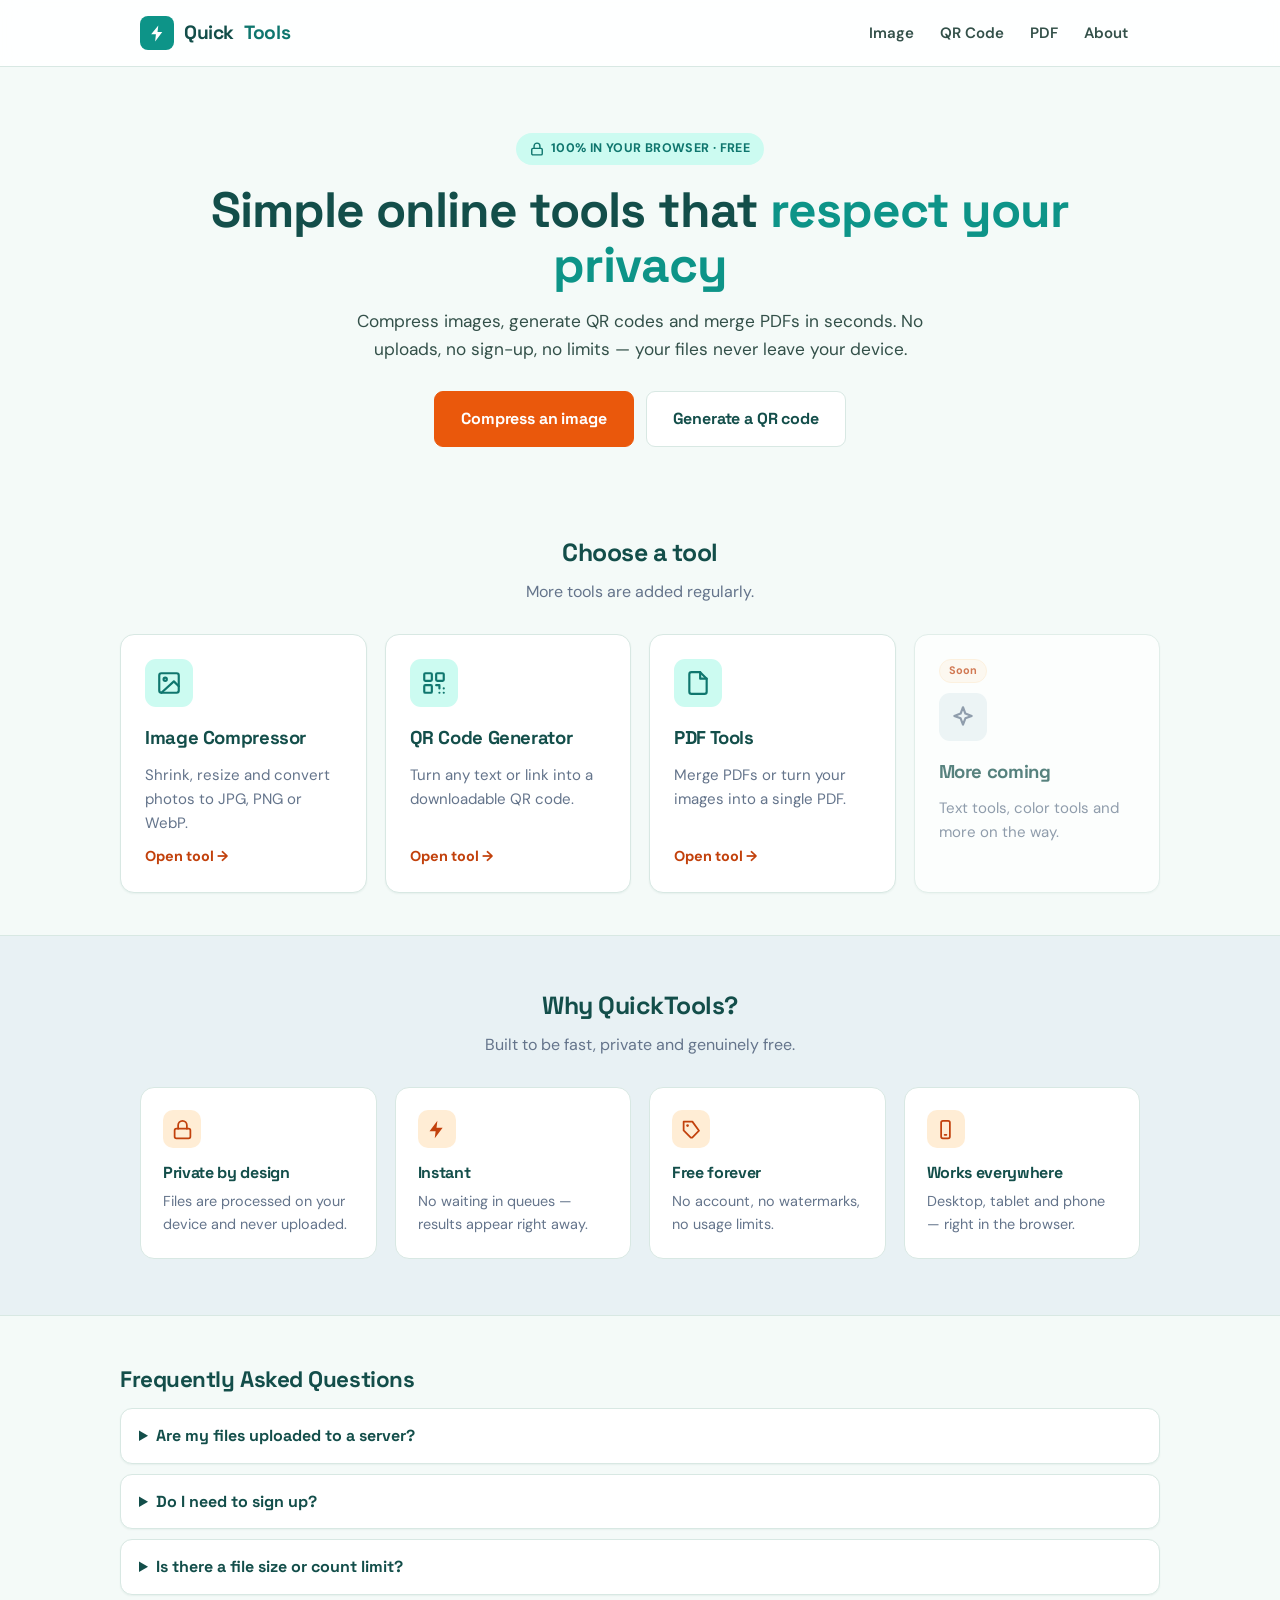
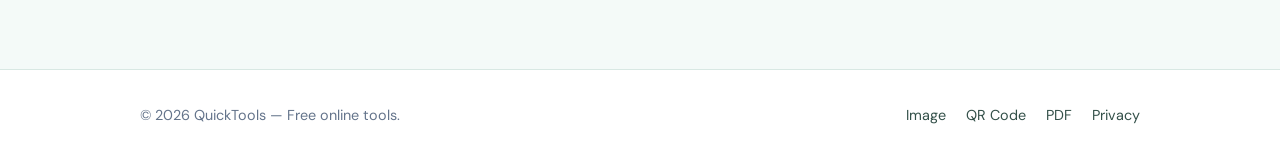
<file: index.html>
<!DOCTYPE html>
<html lang="en">
<head>
  <meta charset="UTF-8" />
  <meta name="viewport" content="width=device-width, initial-scale=1.0" />
  <title>QuickTools — Free Online Tools for Images, QR Codes & PDFs</title>
  <meta name="description" content="Free, fast and private online tools: compress and convert images, generate QR codes, merge PDFs. Everything runs in your browser — no uploads, no sign-up." />
  <meta name="keywords" content="online tools, free tools, image compressor, qr code generator, merge pdf, image converter, browser tools" />
  <link rel="canonical" href="https://guns0911.github.io/quicktools/" />
  <meta name="robots" content="index, follow" />
  <meta property="og:type" content="website" />
  <meta property="og:title" content="QuickTools — Free Online Tools" />
  <meta property="og:description" content="Compress images, generate QR codes and merge PDFs right in your browser. Private and free." />
  <meta property="og:locale" content="en_US" />

  <link rel="icon" href="data:image/svg+xml,<svg xmlns='http://www.w3.org/2000/svg' viewBox='0 0 24 24'><rect width='24' height='24' rx='6' fill='%230d9488'/><path d='M13 4 6 13h5l-1 7 8-11h-5l1-5z' fill='white'/></svg>" />
  <link rel="preconnect" href="https://fonts.googleapis.com" />
  <link rel="preconnect" href="https://fonts.gstatic.com" crossorigin />
  <link href="https://fonts.googleapis.com/css2?family=DM+Sans:wght@400;500;700&family=Space+Grotesk:wght@500;600;700&display=swap" rel="stylesheet" />
  <link rel="stylesheet" href="styles.css" />

  <!-- AdSense: after approval, uncomment and set your PUBLISHER-ID.
  <script async src="https://pagead2.googlesyndication.com/pagead/js/adsbygoogle.js?client=ca-pub-XXXXXXXXXXXXXXXX" crossorigin="anonymous"></script>
  -->
  <script type="application/ld+json">
  {
    "@context": "https://schema.org",
    "@type": "WebSite",
    "name": "QuickTools",
    "url": "https://guns0911.github.io/quicktools/",
    "description": "Free online tools for images, QR codes and PDFs."
  }
  </script>
</head>
<body>
  <header class="site-header">
    <div class="container header-inner">
      <a class="logo" href="./">
        <span class="mark"><svg viewBox="0 0 24 24" fill="currentColor"><path d="M13 2 4 13h6l-1 9 9-12h-6l1-8z"/></svg></span>
        Quick<span>Tools</span>
      </a>
      <nav class="nav">
        <a href="image.html">Image</a>
        <a href="qr.html">QR Code</a>
        <a href="pdf.html">PDF</a>
        <a href="about.html">About</a>
      </nav>
    </div>
  </header>

  <main>
    <section class="container hero">
      <span class="eyebrow">
        <svg viewBox="0 0 24 24" fill="none" stroke="currentColor" stroke-width="2.4" stroke-linecap="round" stroke-linejoin="round" style="width:14px;height:14px"><rect x="3" y="11" width="18" height="11" rx="2"/><path d="M7 11V7a5 5 0 0 1 10 0v4"/></svg>
        100% in your browser · free
      </span>
      <h1>Simple online tools that <span class="hl">respect your privacy</span></h1>
      <p class="subtitle">
        Compress images, generate QR codes and merge PDFs in seconds. No uploads,
        no sign-up, no limits — your files never leave your device.
      </p>
      <div class="cta-row">
        <a href="image.html" class="btn btn-accent btn-lg">Compress an image</a>
        <a href="qr.html" class="btn btn-lg">Generate a QR code</a>
      </div>
    </section>

    <section class="container section">
      <h2 class="section-title">Choose a tool</h2>
      <p class="section-sub">More tools are added regularly.</p>
      <div class="tool-grid">
        <a class="tool-card" href="image.html">
          <div class="ticon"><svg viewBox="0 0 24 24" fill="none" stroke="currentColor" stroke-width="2" stroke-linecap="round" stroke-linejoin="round"><rect x="3" y="3" width="18" height="18" rx="2"/><circle cx="8.5" cy="8.5" r="1.5"/><path d="m21 15-4.5-4.5L5 21"/></svg></div>
          <h3>Image Compressor</h3>
          <p>Shrink, resize and convert photos to JPG, PNG or WebP.</p>
          <span class="go">Open tool →</span>
        </a>
        <a class="tool-card" href="qr.html">
          <div class="ticon"><svg viewBox="0 0 24 24" fill="none" stroke="currentColor" stroke-width="2" stroke-linecap="round" stroke-linejoin="round"><rect x="3" y="3" width="7" height="7" rx="1"/><rect x="14" y="3" width="7" height="7" rx="1"/><rect x="3" y="14" width="7" height="7" rx="1"/><path d="M14 14h3v3M21 21h.01M17 21h.01M21 17h.01"/></svg></div>
          <h3>QR Code Generator</h3>
          <p>Turn any text or link into a downloadable QR code.</p>
          <span class="go">Open tool →</span>
        </a>
        <a class="tool-card" href="pdf.html">
          <div class="ticon"><svg viewBox="0 0 24 24" fill="none" stroke="currentColor" stroke-width="2" stroke-linecap="round" stroke-linejoin="round"><path d="M14 2H6a2 2 0 0 0-2 2v16a2 2 0 0 0 2 2h12a2 2 0 0 0 2-2V8z"/><path d="M14 2v6h6"/></svg></div>
          <h3>PDF Tools</h3>
          <p>Merge PDFs or turn your images into a single PDF.</p>
          <span class="go">Open tool →</span>
        </a>
        <div class="tool-card soon">
          <span class="badge-soon">Soon</span>
          <div class="ticon"><svg viewBox="0 0 24 24" fill="none" stroke="currentColor" stroke-width="2" stroke-linecap="round" stroke-linejoin="round"><path d="M12 3l2.2 5.8L20 11l-5.8 2.2L12 19l-2.2-5.8L4 11l5.8-2.2z"/></svg></div>
          <h3>More coming</h3>
          <p>Text tools, color tools and more on the way.</p>
        </div>
      </div>
    </section>

    <section class="section alt">
      <div class="container">
        <h2 class="section-title">Why QuickTools?</h2>
        <p class="section-sub">Built to be fast, private and genuinely free.</p>
        <div class="features">
          <div class="feature">
            <div class="fi"><svg viewBox="0 0 24 24" fill="none" stroke="currentColor" stroke-width="2" stroke-linecap="round" stroke-linejoin="round"><rect x="3" y="11" width="18" height="11" rx="2"/><path d="M7 11V7a5 5 0 0 1 10 0v4"/></svg></div>
            <h4>Private by design</h4>
            <p>Files are processed on your device and never uploaded.</p>
          </div>
          <div class="feature">
            <div class="fi"><svg viewBox="0 0 24 24" fill="currentColor"><path d="M13 2 4 14h7l-1 8 9-12h-7l1-8z"/></svg></div>
            <h4>Instant</h4>
            <p>No waiting in queues — results appear right away.</p>
          </div>
          <div class="feature">
            <div class="fi"><svg viewBox="0 0 24 24" fill="none" stroke="currentColor" stroke-width="2" stroke-linecap="round" stroke-linejoin="round"><path d="M20.6 13.4 13.4 20.6a2 2 0 0 1-2.8 0L3 13V3h10z"/><circle cx="7.5" cy="7.5" r="1.5" fill="currentColor" stroke="none"/></svg></div>
            <h4>Free forever</h4>
            <p>No account, no watermarks, no usage limits.</p>
          </div>
          <div class="feature">
            <div class="fi"><svg viewBox="0 0 24 24" fill="none" stroke="currentColor" stroke-width="2" stroke-linecap="round" stroke-linejoin="round"><rect x="7" y="2" width="10" height="20" rx="2"/><path d="M11 18h2"/></svg></div>
            <h4>Works everywhere</h4>
            <p>Desktop, tablet and phone — right in the browser.</p>
          </div>
        </div>
      </div>
    </section>

    <section class="container content">
      <h2>Frequently Asked Questions</h2>
      <div class="faq">
        <details>
          <summary>Are my files uploaded to a server?</summary>
          <p>No. Every tool runs entirely in your browser, so your files stay on your device.</p>
        </details>
        <details>
          <summary>Do I need to sign up?</summary>
          <p>Never. All tools are free to use without any account.</p>
        </details>
        <details>
          <summary>Is there a file size or count limit?</summary>
          <p>No artificial limits — only what your device can handle.</p>
        </details>
      </div>
    </section>
  </main>

  <footer class="site-footer">
    <div class="container footer-inner">
      <span>© <span data-year></span> QuickTools — Free online tools.</span>
      <span class="footer-links">
        <a href="image.html">Image</a>
        <a href="qr.html">QR Code</a>
        <a href="pdf.html">PDF</a>
        <a href="privacy.html">Privacy</a>
      </span>
    </div>
  </footer>

  <script src="common.js"></script>
</body>
</html>
</file>
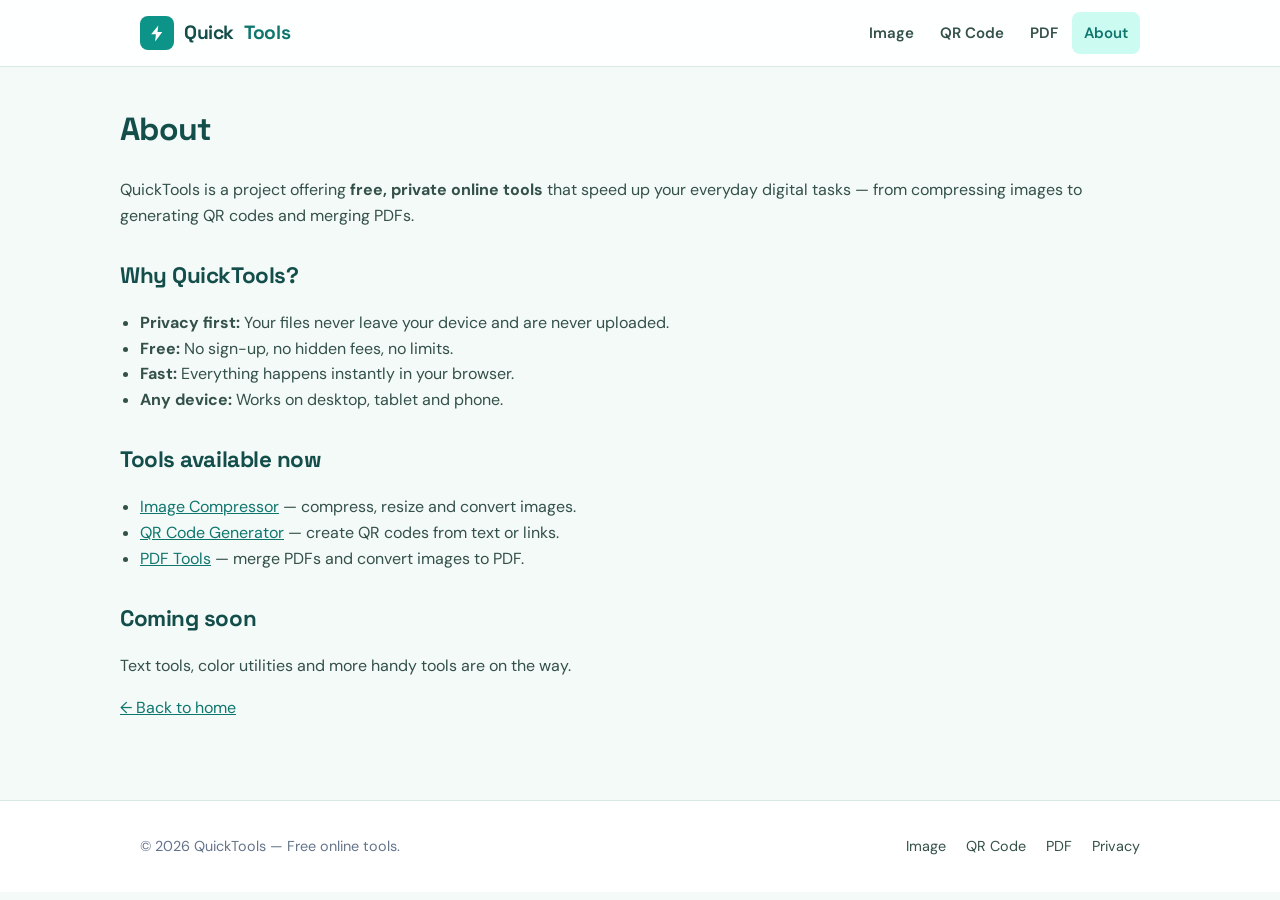
<file: about.html>
<!DOCTYPE html>
<html lang="en">
<head>
  <meta charset="UTF-8" />
  <meta name="viewport" content="width=device-width, initial-scale=1.0" />
  <title>About | QuickTools</title>
  <meta name="description" content="QuickTools offers free, private online tools — image compression, QR codes and PDF utilities — that run entirely in your browser." />
  <link rel="canonical" href="https://guns0911.github.io/quicktools/about.html" />
  <link rel="icon" href="data:image/svg+xml,<svg xmlns='http://www.w3.org/2000/svg' viewBox='0 0 24 24'><rect width='24' height='24' rx='6' fill='%230d9488'/><path d='M13 4 6 13h5l-1 7 8-11h-5l1-5z' fill='white'/></svg>" />
  <link rel="preconnect" href="https://fonts.googleapis.com" />
  <link rel="preconnect" href="https://fonts.gstatic.com" crossorigin />
  <link href="https://fonts.googleapis.com/css2?family=DM+Sans:wght@400;500;700&family=Space+Grotesk:wght@500;600;700&display=swap" rel="stylesheet" />
  <link rel="stylesheet" href="styles.css" />
</head>
<body>
  <header class="site-header">
    <div class="container header-inner">
      <a class="logo" href="./">
        <span class="mark"><svg viewBox="0 0 24 24" fill="currentColor"><path d="M13 2 4 13h6l-1 9 9-12h-6l1-8z"/></svg></span>
        Quick<span>Tools</span>
      </a>
      <nav class="nav">
        <a href="image.html">Image</a>
        <a href="qr.html">QR Code</a>
        <a href="pdf.html">PDF</a>
        <a href="about.html">About</a>
      </nav>
    </div>
  </header>

  <main class="container content">
    <h1>About</h1>
    <p>
      QuickTools is a project offering <strong>free, private online tools</strong> that speed up
      your everyday digital tasks — from compressing images to generating QR codes and merging PDFs.
    </p>

    <h2>Why QuickTools?</h2>
    <ul>
      <li><strong>Privacy first:</strong> Your files never leave your device and are never uploaded.</li>
      <li><strong>Free:</strong> No sign-up, no hidden fees, no limits.</li>
      <li><strong>Fast:</strong> Everything happens instantly in your browser.</li>
      <li><strong>Any device:</strong> Works on desktop, tablet and phone.</li>
    </ul>

    <h2>Tools available now</h2>
    <ul>
      <li><a href="image.html">Image Compressor</a> — compress, resize and convert images.</li>
      <li><a href="qr.html">QR Code Generator</a> — create QR codes from text or links.</li>
      <li><a href="pdf.html">PDF Tools</a> — merge PDFs and convert images to PDF.</li>
    </ul>

    <h2>Coming soon</h2>
    <p>Text tools, color utilities and more handy tools are on the way.</p>

    <p><a href="./">← Back to home</a></p>
  </main>

  <footer class="site-footer">
    <div class="container footer-inner">
      <span>© <span data-year></span> QuickTools — Free online tools.</span>
      <span class="footer-links">
        <a href="image.html">Image</a>
        <a href="qr.html">QR Code</a>
        <a href="pdf.html">PDF</a>
        <a href="privacy.html">Privacy</a>
      </span>
    </div>
  </footer>
  <script src="common.js"></script>
</body>
</html>
</file>
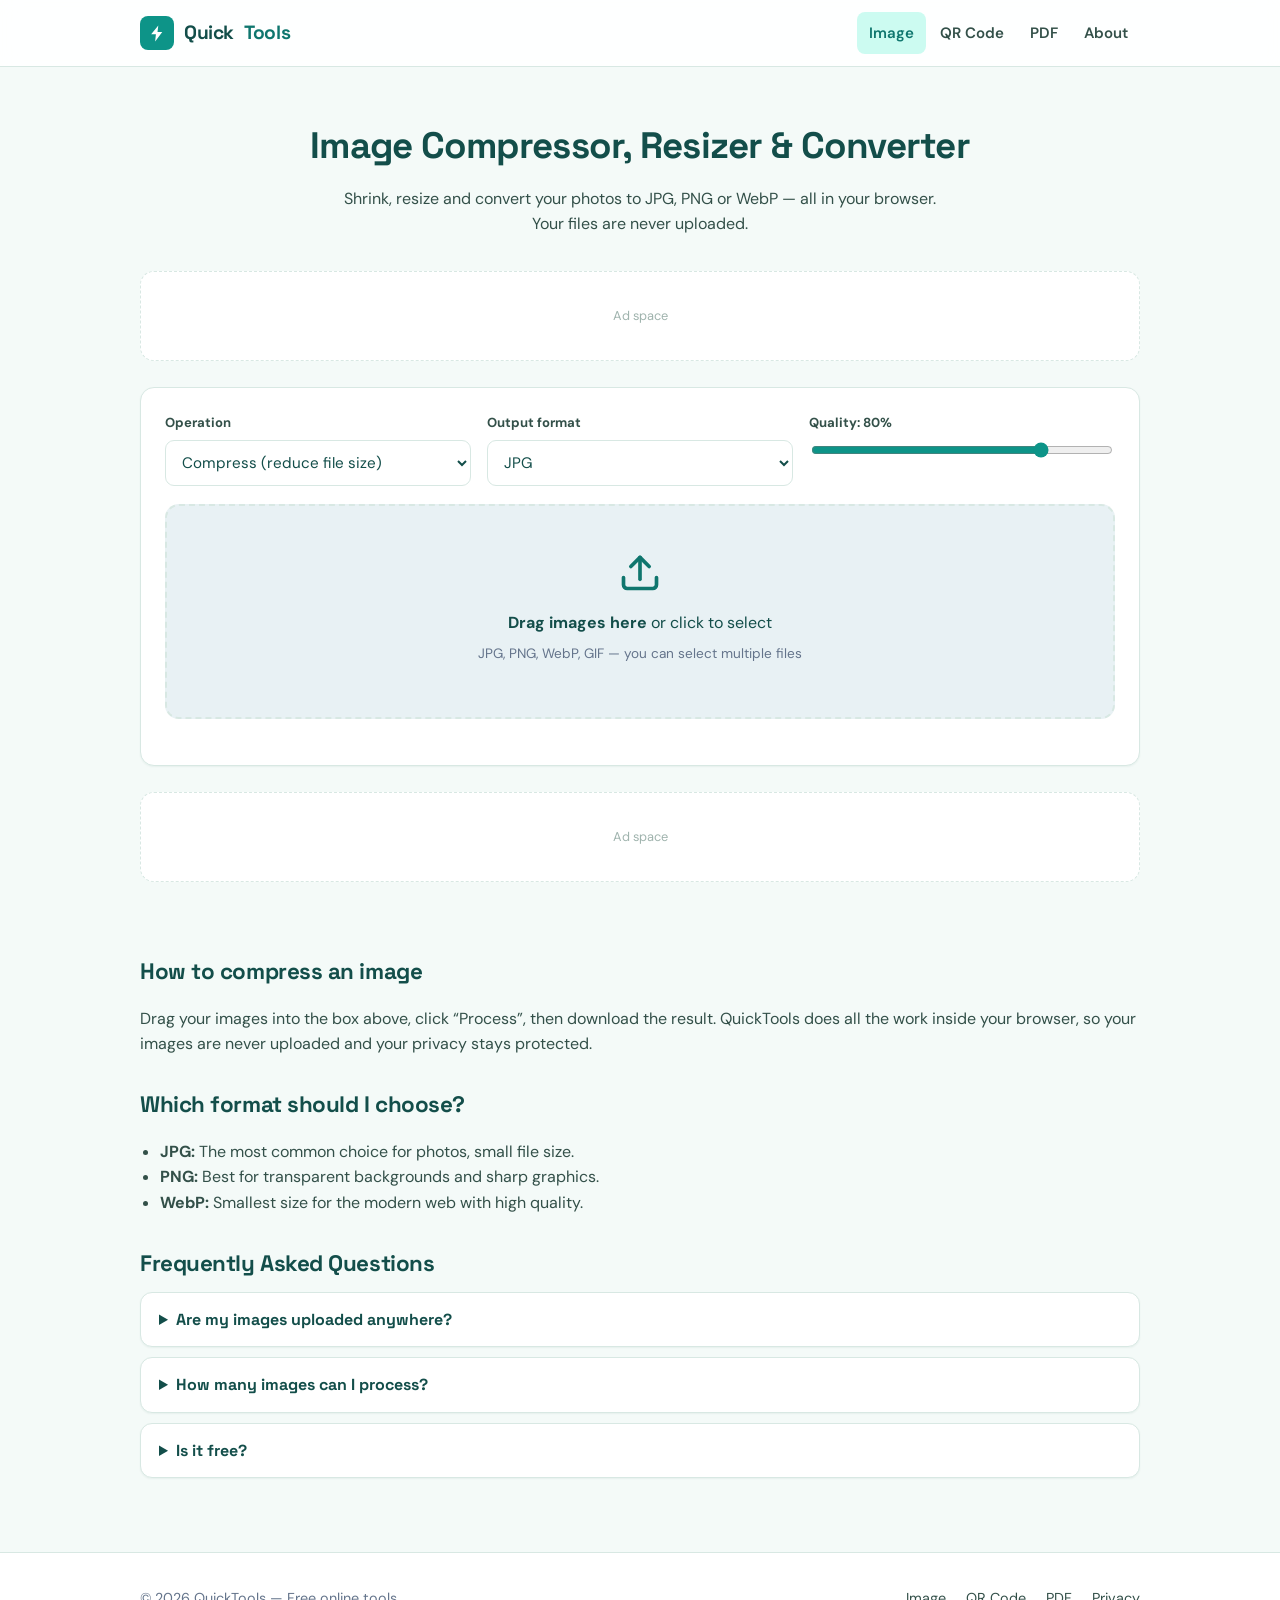
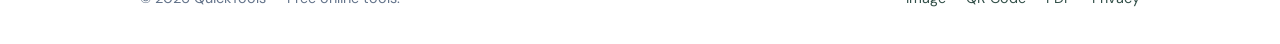
<file: image.html>
<!DOCTYPE html>
<html lang="en">
<head>
  <meta charset="UTF-8" />
  <meta name="viewport" content="width=device-width, initial-scale=1.0" />
  <title>Image Compressor, Resizer & Converter — Free Online | QuickTools</title>
  <meta name="description" content="Compress, resize and convert your images to JPG, PNG or WebP for free. Your files never leave your device — everything runs in your browser. No sign-up, no limits." />
  <meta name="keywords" content="image compressor, compress image, resize image, jpg to png, png to webp, webp converter, free online image tool" />
  <link rel="canonical" href="https://guns0911.github.io/quicktools/image.html" />
  <meta name="robots" content="index, follow" />

  <link rel="icon" href="data:image/svg+xml,<svg xmlns='http://www.w3.org/2000/svg' viewBox='0 0 24 24'><rect width='24' height='24' rx='6' fill='%230d9488'/><path d='M13 4 6 13h5l-1 7 8-11h-5l1-5z' fill='white'/></svg>" />
  <link rel="preconnect" href="https://fonts.googleapis.com" />
  <link rel="preconnect" href="https://fonts.gstatic.com" crossorigin />
  <link href="https://fonts.googleapis.com/css2?family=DM+Sans:wght@400;500;700&family=Space+Grotesk:wght@500;600;700&display=swap" rel="stylesheet" />
  <link rel="stylesheet" href="styles.css" />
</head>
<body>
  <header class="site-header">
    <div class="container header-inner">
      <a class="logo" href="./">
        <span class="mark"><svg viewBox="0 0 24 24" fill="currentColor"><path d="M13 2 4 13h6l-1 9 9-12h-6l1-8z"/></svg></span>
        Quick<span>Tools</span>
      </a>
      <nav class="nav">
        <a href="image.html">Image</a>
        <a href="qr.html">QR Code</a>
        <a href="pdf.html">PDF</a>
        <a href="about.html">About</a>
      </nav>
    </div>
  </header>

  <main class="container">
    <div class="tool-head">
      <h1>Image Compressor, Resizer & Converter</h1>
      <p>Shrink, resize and convert your photos to JPG, PNG or WebP — all in your browser. Your files are never uploaded.</p>
    </div>

    <div class="ad-slot" aria-hidden="true"><span>Ad space</span></div>

    <section class="panel" aria-label="Image tool">
      <div class="controls">
        <div class="control">
          <label for="mode">Operation</label>
          <select id="mode">
            <option value="compress">Compress (reduce file size)</option>
            <option value="resize">Resize (width/height)</option>
            <option value="convert">Convert format</option>
          </select>
        </div>
        <div class="control" data-show="compress convert">
          <label for="format">Output format</label>
          <select id="format">
            <option value="image/jpeg">JPG</option>
            <option value="image/png">PNG</option>
            <option value="image/webp">WebP</option>
          </select>
        </div>
        <div class="control" data-show="compress convert resize">
          <label for="quality">Quality: <span id="qualityVal">80%</span></label>
          <input type="range" id="quality" min="10" max="100" value="80" />
        </div>
        <div class="control" data-show="resize">
          <label for="maxWidth">Max width (px)</label>
          <input type="number" id="maxWidth" placeholder="e.g. 1280" min="1" />
        </div>
        <div class="control" data-show="resize">
          <label for="maxHeight">Max height (px)</label>
          <input type="number" id="maxHeight" placeholder="e.g. 720" min="1" />
        </div>
      </div>

      <div id="dropzone" class="dropzone" tabindex="0" role="button" aria-label="Upload images">
        <div class="dz-icon"><svg viewBox="0 0 24 24" fill="none" stroke="currentColor" stroke-width="2" stroke-linecap="round" stroke-linejoin="round"><path d="M21 15v4a2 2 0 0 1-2 2H5a2 2 0 0 1-2-2v-4"/><path d="m7 9 5-5 5 5"/><path d="M12 4v12"/></svg></div>
        <p><strong>Drag images here</strong> or click to select</p>
        <p class="dz-hint">JPG, PNG, WebP, GIF — you can select multiple files</p>
        <input type="file" id="fileInput" accept="image/*" multiple hidden />
      </div>

      <div id="actions" class="actions hidden">
        <button id="processBtn" class="btn btn-accent">Process</button>
        <button id="downloadAllBtn" class="btn" disabled>Download all</button>
        <button id="clearBtn" class="btn btn-ghost">Clear</button>
      </div>

      <div id="results" class="results"></div>
    </section>

    <div class="ad-slot" aria-hidden="true"><span>Ad space</span></div>

    <section class="content">
      <h2>How to compress an image</h2>
      <p>Drag your images into the box above, click “Process”, then download the result. QuickTools does all the work inside your browser, so your images are never uploaded and your privacy stays protected.</p>
      <h2>Which format should I choose?</h2>
      <ul>
        <li><strong>JPG:</strong> The most common choice for photos, small file size.</li>
        <li><strong>PNG:</strong> Best for transparent backgrounds and sharp graphics.</li>
        <li><strong>WebP:</strong> Smallest size for the modern web with high quality.</li>
      </ul>
      <h2>Frequently Asked Questions</h2>
      <div class="faq">
        <details><summary>Are my images uploaded anywhere?</summary><p>No. All processing happens on your device, inside your browser.</p></details>
        <details><summary>How many images can I process?</summary><p>No limit. Select multiple images and process them in a batch.</p></details>
        <details><summary>Is it free?</summary><p>Completely free. No account or sign-up required.</p></details>
      </div>
    </section>
  </main>

  <footer class="site-footer">
    <div class="container footer-inner">
      <span>© <span data-year></span> QuickTools — Free online tools.</span>
      <span class="footer-links">
        <a href="image.html">Image</a>
        <a href="qr.html">QR Code</a>
        <a href="pdf.html">PDF</a>
        <a href="privacy.html">Privacy</a>
      </span>
    </div>
  </footer>

  <script src="common.js"></script>
  <script src="image.js"></script>
</body>
</html>
</file>
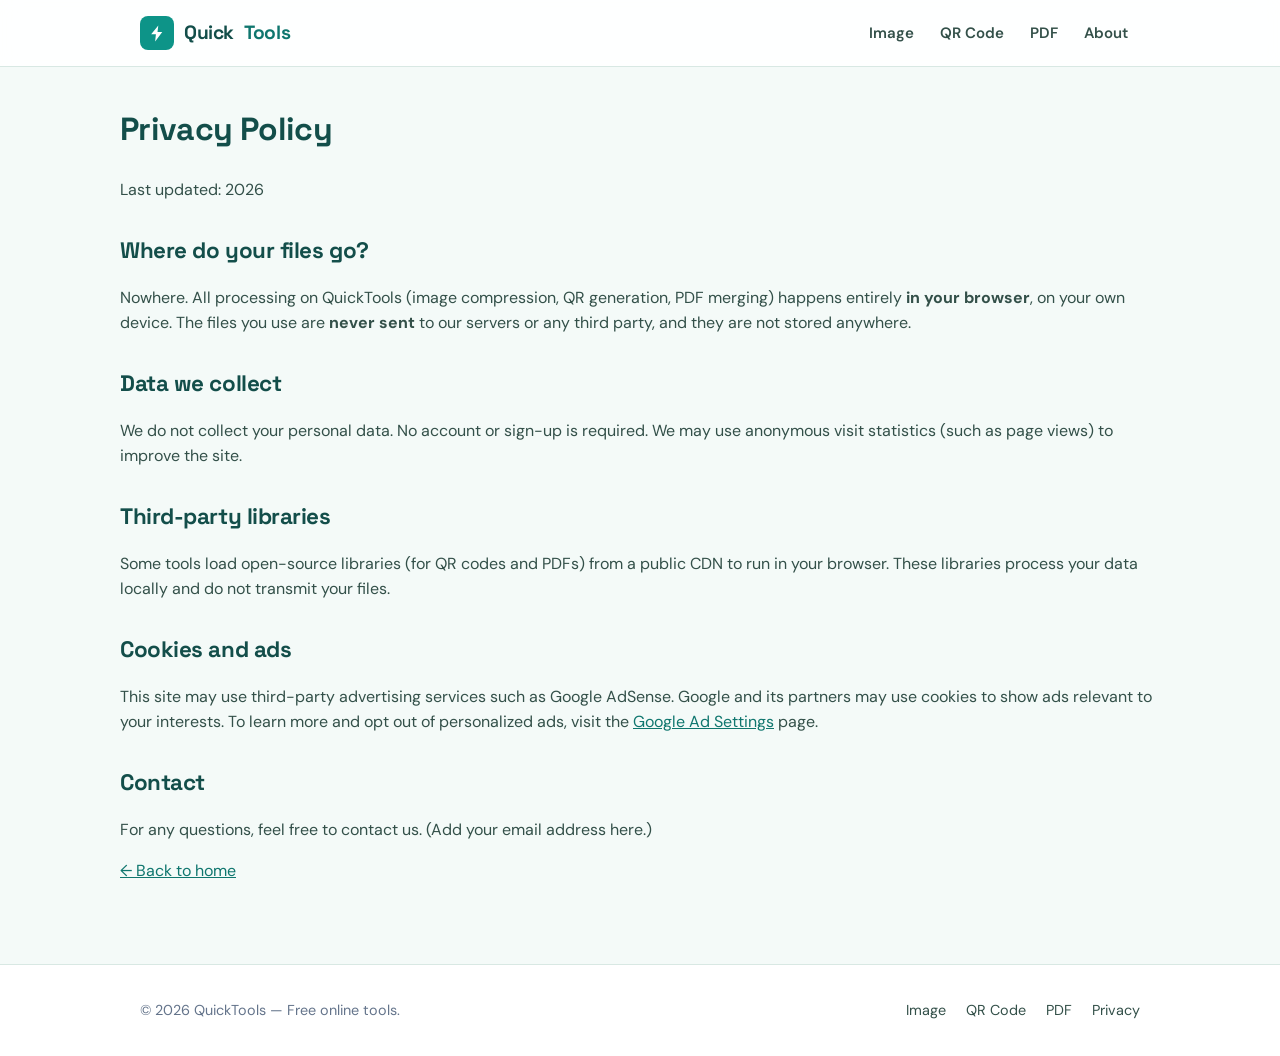
<file: privacy.html>
<!DOCTYPE html>
<html lang="en">
<head>
  <meta charset="UTF-8" />
  <meta name="viewport" content="width=device-width, initial-scale=1.0" />
  <title>Privacy Policy | QuickTools</title>
  <meta name="description" content="QuickTools privacy policy. Your files never leave your device; all processing happens in your browser." />
  <link rel="canonical" href="https://guns0911.github.io/quicktools/privacy.html" />
  <link rel="icon" href="data:image/svg+xml,<svg xmlns='http://www.w3.org/2000/svg' viewBox='0 0 24 24'><rect width='24' height='24' rx='6' fill='%230d9488'/><path d='M13 4 6 13h5l-1 7 8-11h-5l1-5z' fill='white'/></svg>" />
  <link rel="preconnect" href="https://fonts.googleapis.com" />
  <link rel="preconnect" href="https://fonts.gstatic.com" crossorigin />
  <link href="https://fonts.googleapis.com/css2?family=DM+Sans:wght@400;500;700&family=Space+Grotesk:wght@500;600;700&display=swap" rel="stylesheet" />
  <link rel="stylesheet" href="styles.css" />
</head>
<body>
  <header class="site-header">
    <div class="container header-inner">
      <a class="logo" href="./">
        <span class="mark"><svg viewBox="0 0 24 24" fill="currentColor"><path d="M13 2 4 13h6l-1 9 9-12h-6l1-8z"/></svg></span>
        Quick<span>Tools</span>
      </a>
      <nav class="nav">
        <a href="image.html">Image</a>
        <a href="qr.html">QR Code</a>
        <a href="pdf.html">PDF</a>
        <a href="about.html">About</a>
      </nav>
    </div>
  </header>

  <main class="container content">
    <h1>Privacy Policy</h1>
    <p>Last updated: 2026</p>

    <h2>Where do your files go?</h2>
    <p>
      Nowhere. All processing on QuickTools (image compression, QR generation, PDF merging)
      happens entirely <strong>in your browser</strong>, on your own device. The files you use are
      <strong>never sent</strong> to our servers or any third party, and they are not stored anywhere.
    </p>

    <h2>Data we collect</h2>
    <p>
      We do not collect your personal data. No account or sign-up is required. We may use
      anonymous visit statistics (such as page views) to improve the site.
    </p>

    <h2>Third-party libraries</h2>
    <p>
      Some tools load open-source libraries (for QR codes and PDFs) from a public CDN to run in
      your browser. These libraries process your data locally and do not transmit your files.
    </p>

    <h2>Cookies and ads</h2>
    <p>
      This site may use third-party advertising services such as Google AdSense. Google and its
      partners may use cookies to show ads relevant to your interests. To learn more and opt out of
      personalized ads, visit the
      <a href="https://policies.google.com/technologies/ads" target="_blank" rel="noopener">Google Ad Settings</a> page.
    </p>

    <h2>Contact</h2>
    <p>For any questions, feel free to contact us. (Add your email address here.)</p>

    <p><a href="./">← Back to home</a></p>
  </main>

  <footer class="site-footer">
    <div class="container footer-inner">
      <span>© <span data-year></span> QuickTools — Free online tools.</span>
      <span class="footer-links">
        <a href="image.html">Image</a>
        <a href="qr.html">QR Code</a>
        <a href="pdf.html">PDF</a>
        <a href="privacy.html">Privacy</a>
      </span>
    </div>
  </footer>
  <script src="common.js"></script>
</body>
</html>
</file>
<file: styles.css>
/* QuickTools — design system
   Grounded in UI/UX Pro Max recommendations for "Productivity Tool":
   Style: Flat Design + Micro-interactions + Minimalism
   Color: Teal focus (#0D9488) + action orange (#EA580C)
   Type:  Space Grotesk (headings) + DM Sans (body) — "Tech Startup" pairing
*/
:root {
  --font-head: "Space Grotesk", system-ui, -apple-system, "Segoe UI", sans-serif;
  --font-body: "DM Sans", system-ui, -apple-system, "Segoe UI", Roboto, sans-serif;

  --bg: #f4faf8;
  --surface: #ffffff;
  --surface-soft: #e8f1f4;
  --ink: #134e4a;
  --ink-soft: #335049;
  --muted: #64748b;
  --border: #d8e8e3;

  --brand: #0d9488;
  --brand-dark: #0f766e;
  --brand-soft: #ccfbf1;

  --accent: #ea580c;
  --accent-dark: #c2410c;
  --accent-soft: #ffedd5;

  --danger: #dc2626;

  --radius: 14px;
  --radius-sm: 9px;
  /* Flat design: minimal, functional elevation only */
  --shadow-sm: 0 1px 2px rgba(19,78,74,.06);
  --shadow: 0 6px 18px rgba(19,78,74,.07);
  --shadow-lg: 0 14px 40px rgba(19,78,74,.10);
  --maxw: 1040px;
  --ease: 180ms cubic-bezier(.2,.7,.3,1);
}

* { box-sizing: border-box; }
html { scroll-behavior: smooth; -webkit-text-size-adjust: 100%; }
body {
  margin: 0;
  font-family: var(--font-body);
  background: var(--bg);
  color: var(--ink);
  line-height: 1.6;
  -webkit-font-smoothing: antialiased;
}
h1, h2, h3, h4, .logo, .section-title { font-family: var(--font-head); font-weight: 700; letter-spacing: -.02em; }
a { color: var(--brand-dark); }
.container { width: 100%; max-width: var(--maxw); margin: 0 auto; padding: 0 20px; }
.muted { color: var(--muted); }

/* ---------- Header ---------- */
.site-header {
  background: rgba(255,255,255,.88);
  backdrop-filter: saturate(180%) blur(10px);
  border-bottom: 1px solid var(--border);
  position: sticky; top: 0; z-index: 30;
}
.header-inner { display: flex; align-items: center; justify-content: space-between; height: 66px; }
.logo { display: inline-flex; align-items: center; gap: 10px; font-size: 1.2rem; color: var(--ink); text-decoration: none; }
.logo .mark { width: 34px; height: 34px; border-radius: 8px; background: var(--brand); display: grid; place-items: center; color: #fff; }
.logo .mark svg { width: 19px; height: 19px; }
.logo span { color: var(--brand-dark); }
.nav { display: flex; align-items: center; gap: 2px; }
.nav a { color: var(--ink-soft); text-decoration: none; font-size: .94rem; font-weight: 600; padding: 9px 12px; border-radius: 8px; transition: background var(--ease), color var(--ease); }
.nav a:hover { background: var(--surface-soft); color: var(--ink); }
.nav a.active { color: var(--brand-dark); background: var(--brand-soft); }

/* ---------- Hero ---------- */
.hero { text-align: center; padding: 66px 0 36px; }
.hero .eyebrow { display: inline-flex; align-items: center; gap: 7px; font-size: .78rem; font-weight: 700; letter-spacing: .03em; text-transform: uppercase; color: var(--brand-dark); background: var(--brand-soft); padding: 6px 14px; border-radius: 999px; margin-bottom: 18px; }
.hero h1 { font-size: clamp(2rem, 5.5vw, 3.1rem); line-height: 1.1; margin: 0 0 16px; }
.hero h1 .hl { color: var(--brand); }
.hero .subtitle { color: var(--ink-soft); max-width: 600px; margin: 0 auto; font-size: 1.08rem; }
.hero .cta-row { margin-top: 28px; display: flex; gap: 12px; justify-content: center; flex-wrap: wrap; }

/* ---------- Tool grid (home) ---------- */
.section-title { text-align: center; margin: 8px 0 6px; font-size: 1.55rem; }
.section-sub { text-align: center; color: var(--muted); margin: 0 0 30px; }
.tool-grid { display: grid; grid-template-columns: repeat(auto-fit, minmax(240px, 1fr)); gap: 18px; }
.tool-card {
  background: var(--surface); border: 1px solid var(--border); border-radius: var(--radius);
  padding: 24px; text-decoration: none; color: inherit; box-shadow: var(--shadow-sm);
  transition: transform var(--ease), box-shadow var(--ease), border-color var(--ease);
  display: flex; flex-direction: column; gap: 10px;
}
.tool-card:hover { transform: translateY(-3px); box-shadow: var(--shadow); border-color: var(--brand); }
.tool-card .ticon { width: 48px; height: 48px; border-radius: 11px; background: var(--brand-soft); color: var(--brand-dark); display: grid; place-items: center; }
.tool-card .ticon svg { width: 26px; height: 26px; }
.tool-card h3 { margin: 6px 0 0; font-size: 1.16rem; }
.tool-card p { margin: 0; color: var(--muted); font-size: .94rem; }
.tool-card .go { margin-top: auto; color: var(--accent-dark); font-weight: 700; font-size: .9rem; }
.tool-card.soon { opacity: .7; pointer-events: none; }
.tool-card.soon .ticon { background: var(--surface-soft); color: var(--muted); }
.badge-soon { font-size: .68rem; font-weight: 700; color: var(--accent-dark); border: 1px solid var(--accent-soft); background: #fff7ed; padding: 2px 9px; border-radius: 999px; align-self: flex-start; }

/* ---------- Feature strip ---------- */
.features { display: grid; grid-template-columns: repeat(auto-fit, minmax(200px, 1fr)); gap: 18px; margin: 14px 0; }
.feature { background: var(--surface); border: 1px solid var(--border); border-radius: var(--radius); padding: 22px; }
.feature .fi { width: 38px; height: 38px; border-radius: 10px; background: var(--accent-soft); color: var(--accent-dark); display: grid; place-items: center; }
.feature .fi svg { width: 21px; height: 21px; }
.feature h4 { margin: 12px 0 4px; font-size: 1rem; }
.feature p { margin: 0; color: var(--muted); font-size: .9rem; }

/* ---------- Sections ---------- */
.section { padding: 42px 0; }
.section.alt { background: var(--surface-soft); border-top: 1px solid var(--border); border-bottom: 1px solid var(--border); }

/* ---------- Ad slots ---------- */
.ad-slot { min-height: 90px; margin: 26px 0; border: 1px dashed var(--border); border-radius: var(--radius); display: flex; align-items: center; justify-content: center; color: #9fb3ad; font-size: .8rem; background: var(--surface); }

/* ---------- Tool panel ---------- */
.tool-head { text-align: center; padding: 50px 0 8px; }
.tool-head h1 { font-size: clamp(1.7rem, 4vw, 2.3rem); margin: 0 0 10px; }
.tool-head p { color: var(--ink-soft); max-width: 600px; margin: 0 auto; }
.panel { background: var(--surface); border: 1px solid var(--border); border-radius: var(--radius); padding: 24px; box-shadow: var(--shadow-sm); }

.controls { display: grid; grid-template-columns: repeat(auto-fit, minmax(180px, 1fr)); gap: 16px; margin-bottom: 18px; }
.control { display: flex; flex-direction: column; gap: 7px; }
.control label { font-size: .82rem; color: var(--ink-soft); font-weight: 700; }
.control select, .control input[type="text"], .control input[type="number"], .control textarea {
  background: var(--surface); color: var(--ink); border: 1px solid var(--border);
  border-radius: var(--radius-sm); padding: 11px 12px; font-size: .95rem; font-family: inherit; outline: none;
  transition: border-color var(--ease), box-shadow var(--ease);
}
.control textarea { resize: vertical; min-height: 96px; }
.control select:focus, .control input:focus, .control textarea:focus { border-color: var(--brand); box-shadow: 0 0 0 3px var(--brand-soft); }
.control input[type="range"] { accent-color: var(--brand); }
.control input[type="color"] { width: 100%; height: 42px; border: 1px solid var(--border); border-radius: var(--radius-sm); background: var(--surface); cursor: pointer; padding: 4px; }
.control.hidden { display: none; }

/* Dropzone */
.dropzone { border: 2px dashed var(--border); border-radius: var(--radius); padding: 44px 20px; text-align: center; cursor: pointer; background: var(--surface-soft); transition: border-color var(--ease), background var(--ease); }
.dropzone:hover, .dropzone:focus, .dropzone.dragover { border-color: var(--brand); background: var(--brand-soft); outline: none; }
.dz-icon { color: var(--brand-dark); display: inline-flex; }
.dz-icon svg { width: 44px; height: 44px; }
.dropzone p { margin: 8px 0; }
.dz-hint { color: var(--muted); font-size: .85rem; }

/* Buttons — min 44px tall for touch (UX guideline) */
.btn { border: 1px solid var(--border); background: var(--surface); color: var(--ink); min-height: 44px; padding: 11px 20px; border-radius: var(--radius-sm); font-size: .95rem; font-weight: 700; font-family: var(--font-head); letter-spacing: -.01em; cursor: pointer; transition: transform 80ms, background var(--ease), box-shadow var(--ease), opacity var(--ease); text-decoration: none; display: inline-flex; align-items: center; justify-content: center; gap: 8px; }
.btn:hover { background: var(--surface-soft); }
.btn:active { transform: translateY(1px); }
.btn:focus-visible { outline: none; box-shadow: 0 0 0 3px var(--brand-soft); }
.btn:disabled { opacity: .45; cursor: not-allowed; }
.btn-primary { background: var(--brand); border-color: var(--brand); color: #fff; }
.btn-primary:hover { background: var(--brand-dark); }
.btn-accent { background: var(--accent); border-color: var(--accent); color: #fff; }
.btn-accent:hover { background: var(--accent-dark); }
.btn-accent:focus-visible { box-shadow: 0 0 0 3px var(--accent-soft); }
.btn-ghost { background: transparent; border-color: transparent; color: var(--ink-soft); }
.btn-lg { padding: 14px 26px; font-size: 1rem; }
.actions { display: flex; gap: 10px; flex-wrap: wrap; margin-top: 18px; }

/* Results */
.results { display: grid; grid-template-columns: repeat(auto-fill, minmax(220px, 1fr)); gap: 16px; margin-top: 22px; }
.result-card { background: var(--surface); border: 1px solid var(--border); border-radius: 12px; overflow: hidden; display: flex; flex-direction: column; box-shadow: var(--shadow-sm); }
.result-card img { width: 100%; height: 150px; object-fit: cover; background: var(--surface-soft); }
.result-body { padding: 14px; font-size: .85rem; }
.result-name { font-weight: 700; white-space: nowrap; overflow: hidden; text-overflow: ellipsis; }
.result-stats { color: var(--muted); margin: 6px 0 12px; }
.saving { color: var(--brand-dark); font-weight: 800; }
.result-card .btn { width: 100%; padding: 9px; font-size: .85rem; min-height: 40px; }

/* QR output */
.qr-output { display: flex; flex-direction: column; align-items: center; gap: 16px; margin-top: 22px; }
.qr-frame { background: #fff; border: 1px solid var(--border); border-radius: var(--radius); padding: 20px; box-shadow: var(--shadow-sm); }
.qr-frame canvas, .qr-frame img { display: block; }

.hidden { display: none !important; }

/* ---------- Content / SEO / FAQ ---------- */
.content { padding: 16px 0 40px; }
.content h2 { font-size: 1.4rem; margin: 30px 0 10px; }
.content p, .content li { color: var(--ink-soft); }
.content ul { padding-left: 20px; }
.faq details { background: var(--surface); border: 1px solid var(--border); border-radius: 12px; padding: 14px 18px; margin-bottom: 10px; box-shadow: var(--shadow-sm); }
.faq summary { cursor: pointer; font-weight: 700; font-family: var(--font-head); }
.faq details p { margin: 10px 0 0; color: var(--muted); }

/* ---------- Footer ---------- */
.site-footer { border-top: 1px solid var(--border); background: var(--surface); padding: 34px 0; margin-top: 24px; }
.footer-inner { display: flex; justify-content: space-between; align-items: center; gap: 16px; flex-wrap: wrap; color: var(--muted); font-size: .9rem; }
.footer-links a { color: var(--ink-soft); text-decoration: none; margin-left: 16px; }
.footer-links a:hover { color: var(--brand-dark); }

/* Respect reduced motion (UX guideline) */
@media (prefers-reduced-motion: reduce) {
  * { animation: none !important; transition: none !important; scroll-behavior: auto !important; }
}

@media (max-width: 560px) {
  .hero { padding: 46px 0 24px; }
  .nav a { padding: 8px 9px; font-size: .88rem; }
  .footer-inner { flex-direction: column; text-align: center; }
  .footer-links a { margin: 0 8px; }
}
</file>
